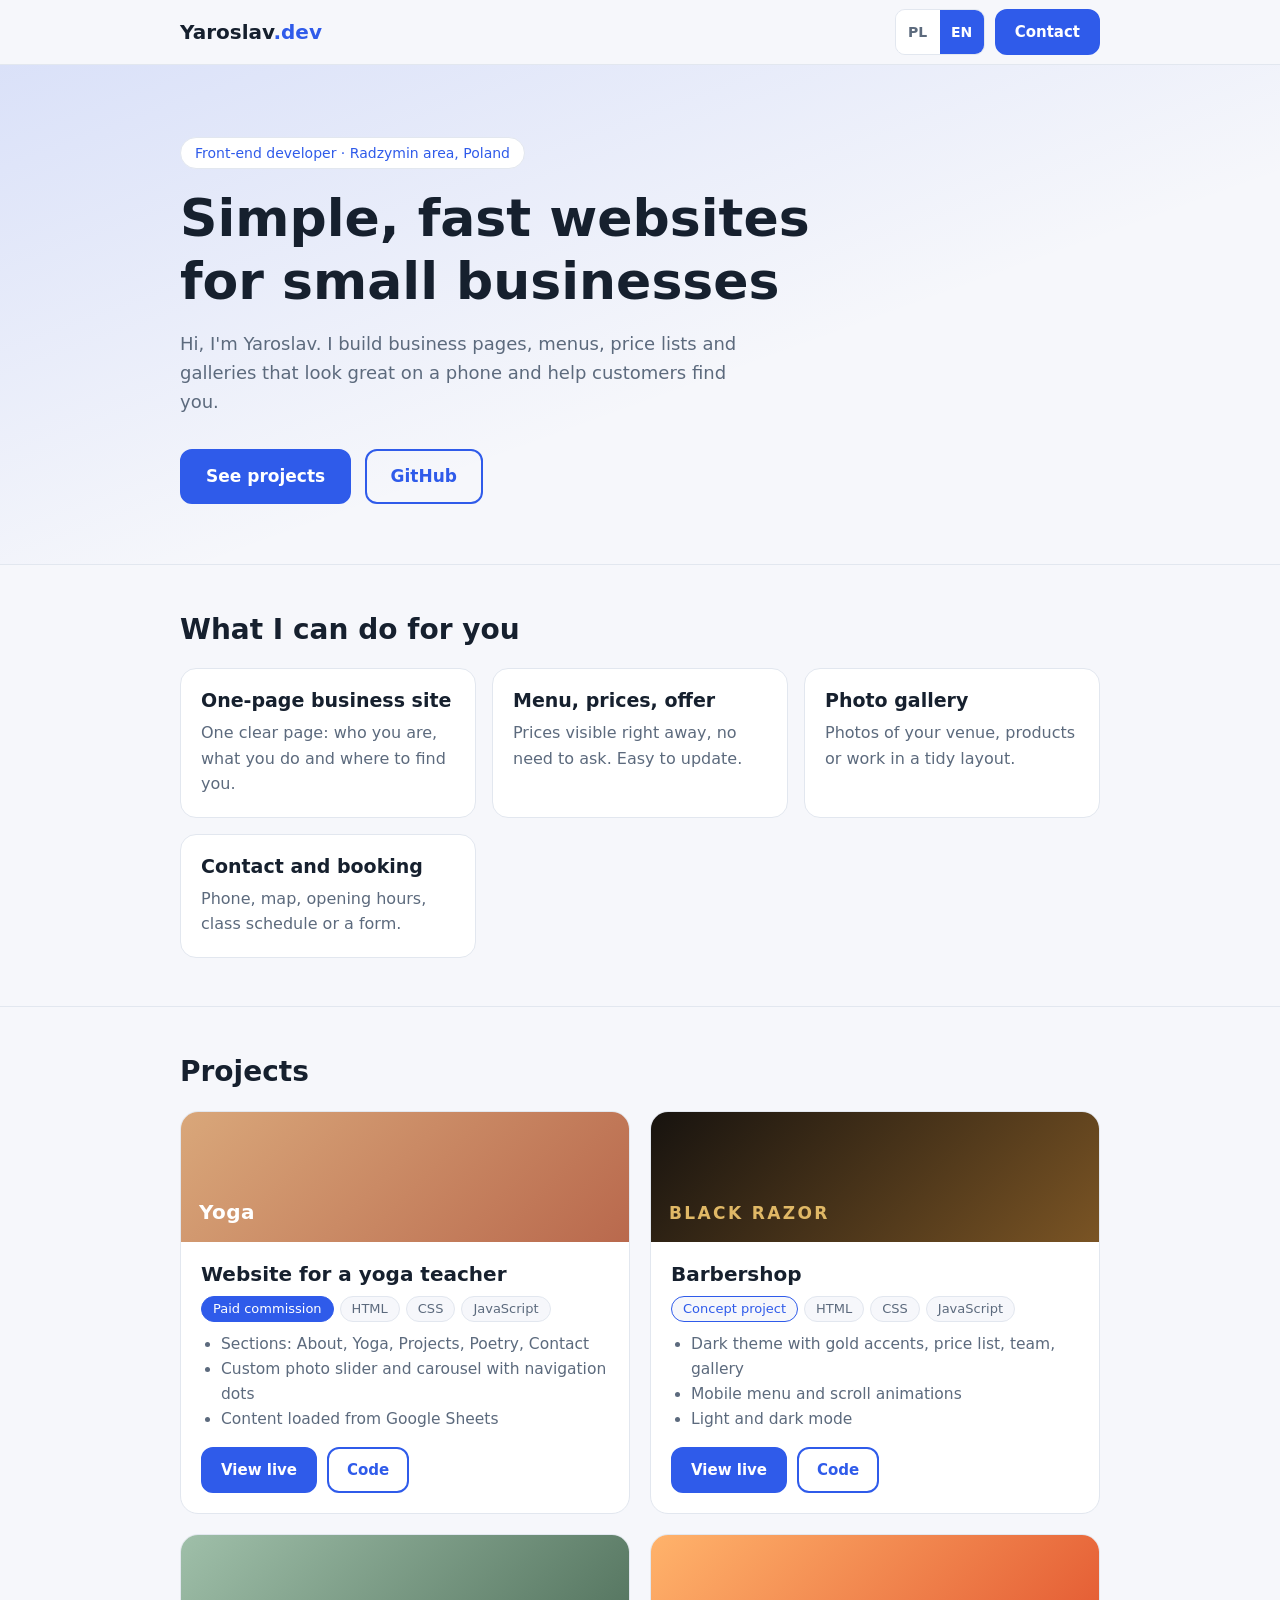
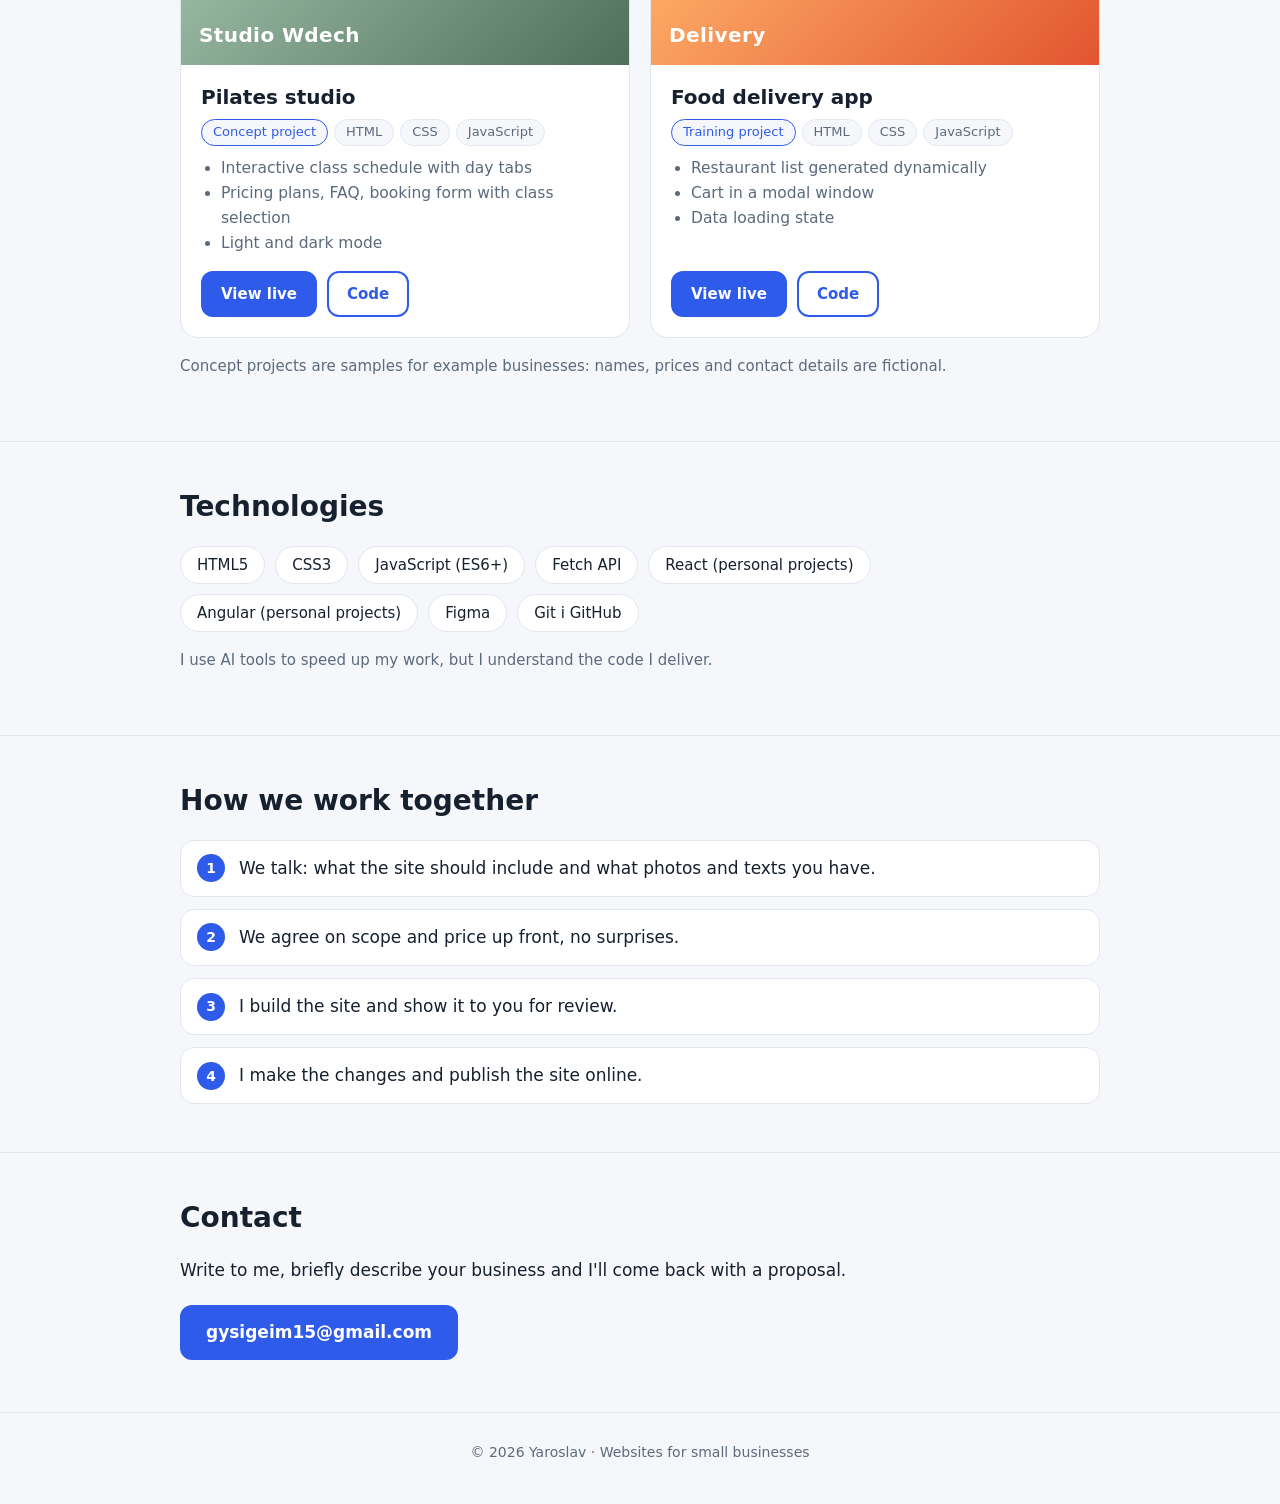
<file: index.html>
<!DOCTYPE html>
<html lang="pl">
<head>
<meta charset="utf-8">
<meta name="viewport" content="width=device-width, initial-scale=1, viewport-fit=cover">
<title>Yaroslav – strony internetowe dla małych firm</title>
<meta name="description" content="Front-end developer. Proste, szybkie strony internetowe dla małych firm: wizytówki, menu, cenniki, galerie i zapisy online.">
<!-- Marks the page as JS-enabled before first paint (prevents a flash of hidden content) -->
<script>document.documentElement.classList.add("js");</script>
<link rel="stylesheet" href="css/style.css">
</head>
<body>

<header class="top">
  <div class="wrap">
    <a class="logo" href="#">Yaroslav<span>.dev</span></a>
    <div class="top__actions">
      <div class="lang" role="group" aria-label="Język / Language">
        <button class="lang__btn" type="button" data-lang="pl" aria-pressed="true">PL</button>
        <button class="lang__btn" type="button" data-lang="en" aria-pressed="false">EN</button>
      </div>
     <a class="btn btn--small" href="https://google.com" target="_blank" rel="noopener" data-i18n="nav.contact">Kontakt</a>

    </div>
  </div>
</header>

<main>
  <section class="hero">
    <div class="wrap">
      <span class="tag" data-i18n="hero.tag">Front-end developer · Radzymin i okolice</span>
      <h1 data-i18n="hero.title">Proste, szybkie strony internetowe dla małych firm</h1>
      <p data-i18n="hero.text">Cześć, jestem Yaroslav. Robię strony wizytówki, menu, cenniki i galerie, które dobrze wyglądają na telefonie i pomagają klientom Cię znaleźć.</p>
      <a class="btn" href="#projekty" data-i18n="hero.cta">Zobacz projekty</a>
      <a class="btn btn--ghost" href="https://github.com/Ragna9683" target="_blank" rel="noopener">GitHub</a>
    </div>
  </section>

  <section id="oferta">
    <div class="wrap rv">
      <h2 data-i18n="offer.title">Co mogę dla Ciebie zrobić</h2>
      <div class="grid">
        <div class="card"><h3 data-i18n="offer.1.title">Strona-wizytówka</h3><p data-i18n="offer.1.text">Jedna czytelna strona: kim jesteś, czym się zajmujesz, gdzie Cię znaleźć.</p></div>
        <div class="card"><h3 data-i18n="offer.2.title">Menu, cennik, oferta</h3><p data-i18n="offer.2.text">Ceny widoczne od razu, bez dopytywania. Łatwe do aktualizacji.</p></div>
        <div class="card"><h3 data-i18n="offer.3.title">Galeria zdjęć</h3><p data-i18n="offer.3.text">Zdjęcia lokalu, produktów lub prac w estetycznym układzie.</p></div>
        <div class="card"><h3 data-i18n="offer.4.title">Kontakt i zapisy</h3><p data-i18n="offer.4.text">Telefon, mapa, godziny otwarcia, grafik zajęć lub formularz.</p></div>
      </div>
    </div>
  </section>

  <section id="projekty">
    <div class="wrap rv">
      <h2 data-i18n="projects.title">Projekty</h2>
      <div class="projects">

        <article class="project">
          <div class="thumb thumb--yoga" aria-hidden="true"><span>Yoga</span></div>
          <div class="project__body">
            <h3 data-i18n="yoga.title">Strona dla nauczycielki jogi</h3>
            <p class="chips"><span class="chip chip--accent" data-i18n="yoga.badge">Zlecenie płatne</span><span class="chip">HTML</span><span class="chip">CSS</span><span class="chip">JavaScript</span></p>
            <ul>
              <li data-i18n="yoga.1">Sekcje: O mnie, Joga, Realizacje, Poezja, Kontakt</li>
              <li data-i18n="yoga.2">Własny slider zdjęć i karuzela z kropkami nawigacji</li>
              <li data-i18n="yoga.3">Teksty wczytywane z Arkuszy Google</li>
            </ul>
            <p class="links">
              <a class="btn btn--small" href="https://ragna9683.github.io/joga-websait/" target="_blank" rel="noopener" data-i18n="btn.live">Zobacz online</a>
              <a class="btn btn--small btn--ghost" href="https://github.com/Ragna9683/joga-websait" target="_blank" rel="noopener" data-i18n="btn.code">Kod</a>
            </p>
          </div>
        </article>

        <article class="project">
          <div class="thumb thumb--barber" aria-hidden="true"><span>Black Razor</span></div>
          <div class="project__body">
            <h3>Barbershop</h3>
            <p class="chips"><span class="chip chip--note" data-i18n="badge.concept">Projekt koncepcyjny</span><span class="chip">HTML</span><span class="chip">CSS</span><span class="chip">JavaScript</span></p>
            <ul>
              <li data-i18n="barber.1">Ciemny motyw ze złotymi akcentami, cennik, zespół, galeria</li>
              <li data-i18n="barber.2">Menu mobilne i animacje przy przewijaniu</li>
              <li data-i18n="common.theme">Tryb jasny i ciemny</li>
            </ul>
            <p class="links">
              <a class="btn btn--small" href="https://ragna9683.github.io/black-razor-barbershop/" target="_blank" rel="noopener" data-i18n="btn.live">Zobacz online</a>
              <a class="btn btn--small btn--ghost" href="https://github.com/Ragna9683/black-razor-barbershop" target="_blank" rel="noopener" data-i18n="btn.code">Kod</a>
            </p>
          </div>
        </article>

        <article class="project">
          <div class="thumb thumb--pilates" aria-hidden="true"><span>Studio Wdech</span></div>
          <div class="project__body">
            <h3 data-i18n="pilates.title">Studio pilatesu</h3>
            <p class="chips"><span class="chip chip--note" data-i18n="badge.concept">Projekt koncepcyjny</span><span class="chip">HTML</span><span class="chip">CSS</span><span class="chip">JavaScript</span></p>
            <ul>
              <li data-i18n="pilates.1">Interaktywny grafik zajęć z zakładkami dni</li>
              <li data-i18n="pilates.2">Karnety, pytania i odpowiedzi, formularz z wyborem zajęć</li>
              <li data-i18n="common.theme">Tryb jasny i ciemny</li>
            </ul>
            <p class="links">
              <a class="btn btn--small" href="https://ragna9683.github.io/studio-wdech-pilates/" target="_blank" rel="noopener" data-i18n="btn.live">Zobacz online</a>
              <a class="btn btn--small btn--ghost" href="https://github.com/Ragna9683/studio-wdech-pilates" target="_blank" rel="noopener" data-i18n="btn.code">Kod</a>
            </p>
          </div>
        </article>

        <article class="project">
          <div class="thumb thumb--food" aria-hidden="true"><span>Delivery</span></div>
          <div class="project__body">
            <h3 data-i18n="food.title">Aplikacja z dostawą jedzenia</h3>
            <p class="chips"><span class="chip chip--note" data-i18n="badge.training">Projekt szkoleniowy</span><span class="chip">HTML</span><span class="chip">CSS</span><span class="chip">JavaScript</span></p>
            <ul>
              <li data-i18n="food.1">Lista restauracji generowana dynamicznie</li>
              <li data-i18n="food.2">Koszyk w oknie modalnym</li>
              <li data-i18n="food.3">Stan ładowania danych</li>
            </ul>
            <p class="links">
              <a class="btn btn--small" href="https://ragna9683.github.io/delivery-food/" target="_blank" rel="noopener" data-i18n="btn.live">Zobacz online</a>
              <a class="btn btn--small btn--ghost" href="https://github.com/Ragna9683/delivery-food" target="_blank" rel="noopener" data-i18n="btn.code">Kod</a>
            </p>
          </div>
        </article>

      </div>
      <p class="note" data-i18n="projects.note">Projekty koncepcyjne to wzory dla przykładowych firm: nazwy, ceny i dane kontaktowe są fikcyjne.</p>
    </div>
  </section>

  <section id="technologie">
    <div class="wrap rv">
      <h2 data-i18n="tech.title">Technologie</h2>
      <p class="chips chips--big">
        <span class="chip">HTML5</span><span class="chip">CSS3</span><span class="chip">JavaScript (ES6+)</span>
        <span class="chip">Fetch API</span><span class="chip" data-i18n="tech.react">React (projekty własne)</span><span class="chip" data-i18n="tech.angular">Angular (projekty własne)</span>
        <span class="chip">Figma</span><span class="chip">Git i GitHub</span>
      </p>
      <p class="note" data-i18n="tech.note">Pracuję z narzędziami AI, które przyspieszają pracę, ale rozumiem kod, który oddaję.</p>
    </div>
  </section>

  <section id="wspolpraca">
    <div class="wrap rv">
      <h2 data-i18n="process.title">Jak wygląda współpraca</h2>
      <ol class="steps">
        <li data-i18n="process.1">Rozmawiamy: co ma być na stronie, jakie macie zdjęcia i teksty.</li>
        <li data-i18n="process.2">Ustalamy zakres i cenę z góry, bez niespodzianek.</li>
        <li data-i18n="process.3">Robię stronę i pokazuję ją do obejrzenia.</li>
        <li data-i18n="process.4">Wprowadzam poprawki i publikuję stronę online.</li>
      </ol>
    </div>
  </section>

  <section id="kontakt">
    <div class="wrap rv">
      <h2 data-i18n="nav.contact">Kontakt</h2>
      <p data-i18n="contact.text">Napisz, opisz krótko swoją firmę, a wrócę z propozycją.</p>
      <a class="btn" href="mailto:gysigeim15@gmail.com">gysigeim15@gmail.com</a>
    </div>
  </section>
</main>

<footer>© <span id="year">2026</span> Yaroslav · <span data-i18n="footer.text">Strony internetowe dla małych firm</span></footer>

<script src="js/i18n.js"></script>
<script src="js/main.js"></script>
</body>
</html>
</file>
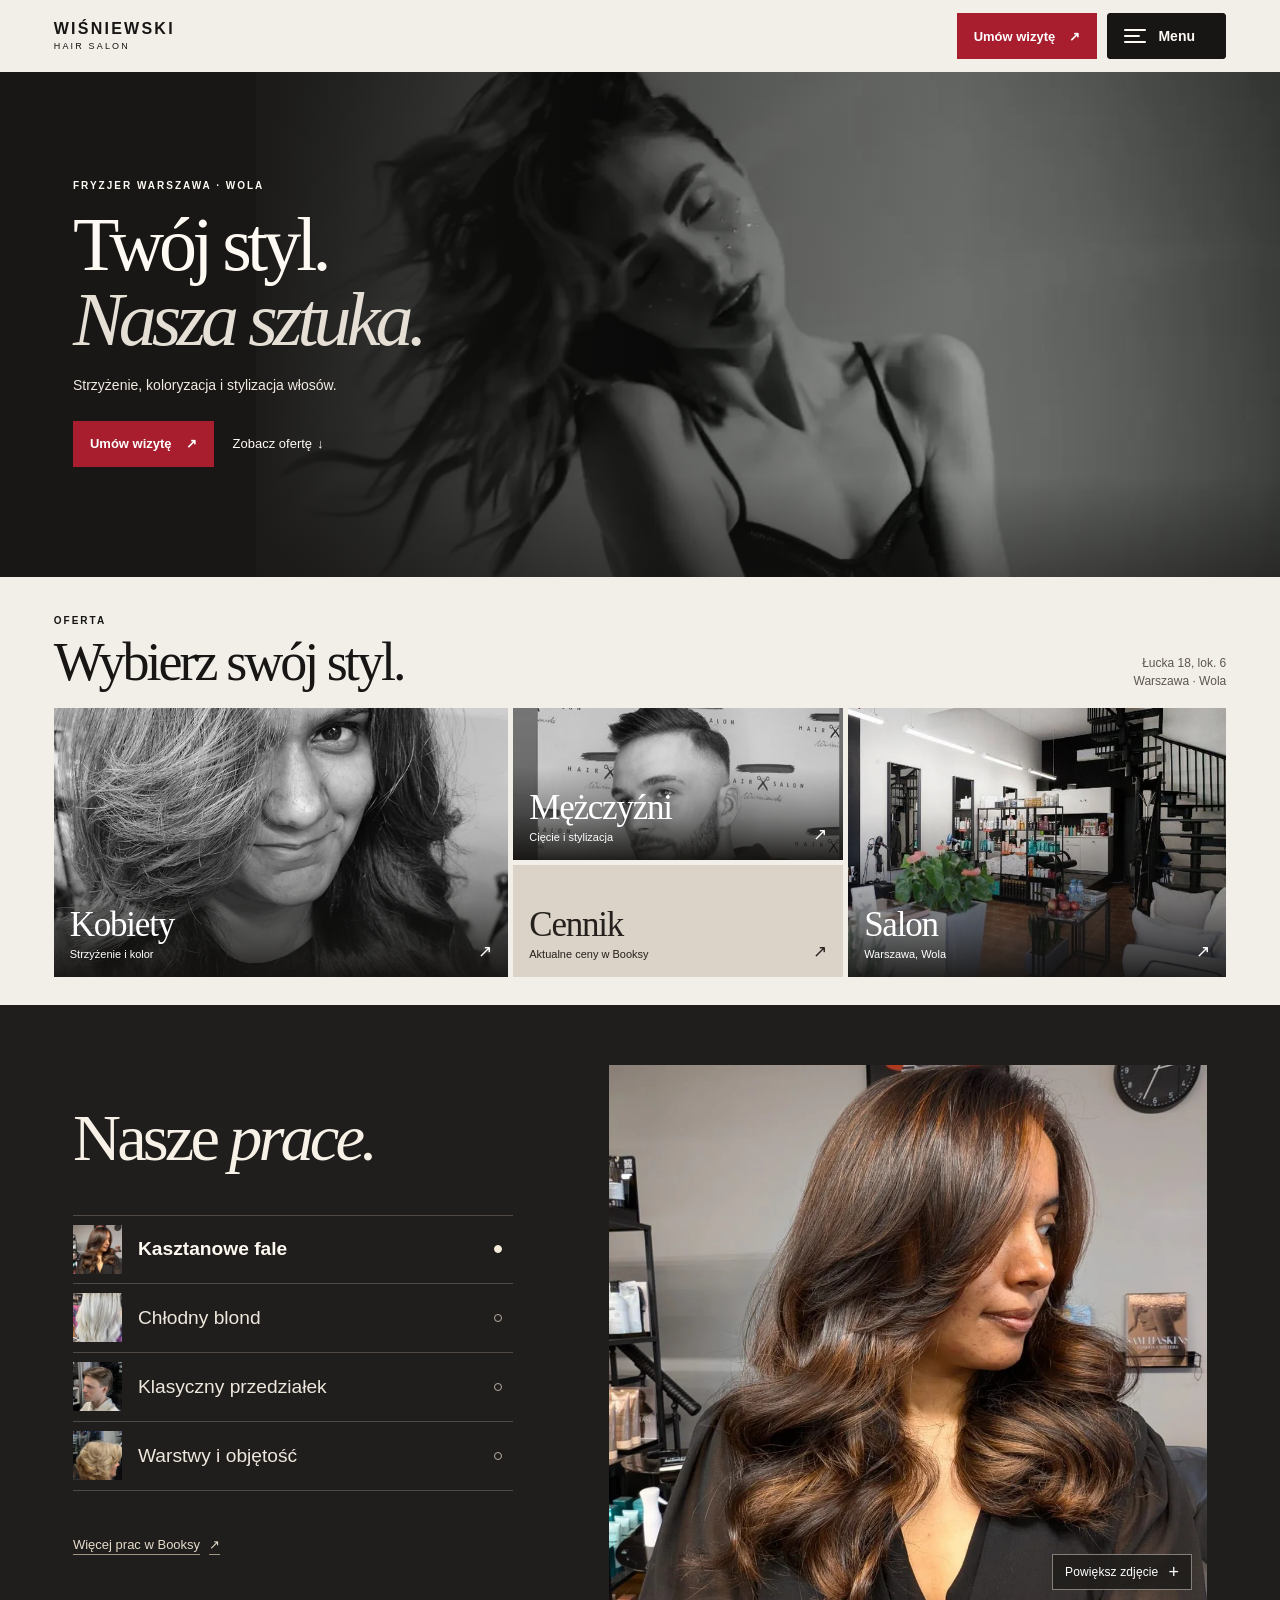
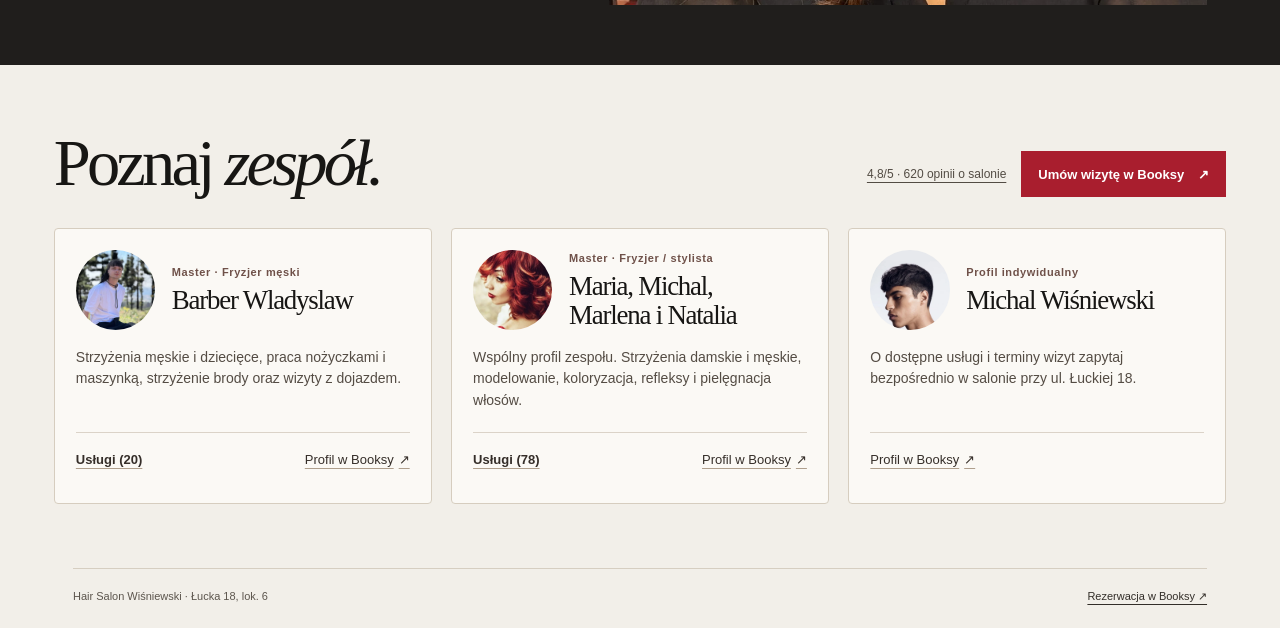
<file: demos/hair-salon-wisniewski/index.html>
<!doctype html>
<html lang="pl">
<head>
<meta charset="utf-8">
<meta name="viewport" content="width=device-width, initial-scale=1">
<meta name="referrer" content="no-referrer">
<title>Hair Salon Wiśniewski · Warszawa Wola</title>
<link rel="stylesheet" href="styles.css?v=35ae3cbed1">
<script src="site.js?v=b9263a4f2c" defer></script>
</head>
<body>
<div id="wisniewski-visual">
  <div class="page">
    <header class="masthead" id="poczatek">
      <a class="brand" href="#poczatek" aria-label="Hair Salon Wiśniewski, początek strony">
        <b>WIŚNIEWSKI</b><small>HAIR SALON</small>
      </a>
      <div class="header-actions">
        <button class="primary header-booking" type="button" data-detail="booking">Umów wizytę <span aria-hidden="true">↗</span></button>
        <button class="nav-toggle" type="button" aria-controls="salon-nav" aria-expanded="false">
          <span class="menu-icon" aria-hidden="true"><i></i><i></i><i></i></span>
          <span class="menu-label">Menu</span>
        </button>
      </div>
      <nav class="nav" id="salon-nav" aria-label="Nawigacja salonu" inert>
        <a href="#oferta">Oferta</a>
        <a href="#portfolio">Portfolio</a>
        <a href="#zespol">Zespół</a>
        <button type="button" data-detail="salon">Salon</button>
        <button type="button" data-detail="prices">Cennik</button>
        <button class="nav-booking" type="button" data-detail="booking">Umów wizytę <span aria-hidden="true">↗</span></button>
      </nav>
    </header>
    <main>
      <section class="hero" data-section="hero" aria-labelledby="wisniewski-preview-title">
        <video muted loop playsinline preload="metadata" poster="assets/hero-poster.webp" src="assets/hero.mp4" aria-hidden="true"></video>
        <div class="hero-copy">
          <div class="eyebrow">Fryzjer Warszawa · Wola</div>
          <h1 id="wisniewski-preview-title">Twój styl.<br><em>Nasza sztuka.</em></h1>
          <p class="offer-line">Strzyżenie, koloryzacja i stylizacja włosów.</p>
          <div class="hero-actions">
            <button class="primary cursor-interaction" type="button" data-detail="booking">Umów wizytę <span aria-hidden="true">↗</span></button>
            <a class="hero-secondary" href="#oferta">Zobacz ofertę <span aria-hidden="true">↓</span></a>
          </div>
        </div>
      </section>
      <section class="collection" id="oferta" tabindex="-1" data-section="offer" aria-labelledby="wisniewski-preview-offer">
        <div class="collection-head">
          <div><div class="eyebrow">Oferta</div><h2 id="wisniewski-preview-offer">Wybierz swój styl.</h2></div>
          <div class="place">Łucka 18, lok. 6<br>Warszawa · Wola</div>
        </div>
        <div class="collage">
          <button class="tile women cursor-interaction" type="button" data-detail="women">
            <img src="assets/kobiety.webp" width="650" height="600" alt="" data-booksy-source="https://d375139ucebi94.cloudfront.net/region2/pl/9509/inspiration/9c5c7fb1158548d288a708cf34f2a0-hair-salon-wisniewski-inspiration-99a5cf798dc7434b85ce22e9129614-booksy.jpeg" decoding="async">
            <span class="tile-copy"><span><b>Kobiety</b><small>Strzyżenie i kolor</small></span><span class="arrow" aria-hidden="true">↗</span></span>
          </button>
          <button class="tile men cursor-interaction" type="button" data-detail="men">
            <img src="assets/mezczyzni.webp" width="640" height="385" alt="" data-booksy-source="https://d375139ucebi94.cloudfront.net/region2/pl/9509/biz_photo/1400ff0a72c94ad3bb561e61f7f10e-hair-salon-wisniewski-biz-photo-0ef24cf234964ff898cb2b16d89741-booksy.jpeg?size=640x0" decoding="async">
            <span class="tile-copy"><span><b>Mężczyźni</b><small>Cięcie i stylizacja</small></span><span class="arrow" aria-hidden="true">↗</span></span>
          </button>
          <button class="tile salon cursor-interaction" type="button" data-detail="salon">
            <img src="assets/salon.webp" width="640" height="424" alt="" data-booksy-source="https://d375139ucebi94.cloudfront.net/pl/images/9509/biz_photo_154012929769.jpeg?size=640x0" decoding="async">
            <span class="tile-copy"><span><b>Salon</b><small>Warszawa, Wola</small></span><span class="arrow" aria-hidden="true">↗</span></span>
          </button>
          <button class="tile prices cursor-interaction" type="button" data-detail="prices">
            <span class="tile-copy"><span><b>Cennik</b><small>Aktualne ceny w Booksy</small></span><span class="arrow" aria-hidden="true">↗</span></span>
          </button>
        </div>
      </section>
      <section class="portfolio-pane" id="portfolio" tabindex="-1" data-section="portfolio" aria-labelledby="w-portfolio-title">
        <div class="folio-layout">
          <div class="folio-heading"><h2 id="w-portfolio-title">Nasze <em>prace.</em></h2></div>
          <div class="folio-choices" role="group" aria-label="Wybierz pracę do obejrzenia">
            <button class="folio-choice" type="button" aria-pressed="true" aria-controls="w-work-stage" data-title="Kasztanowe fale" data-alt="Długie, kasztanowe włosy z falami opadającymi na ramiona." data-position="50% 38%" data-booksy-source="https://d375139ucebi94.cloudfront.net/region2/pl/9509/inspiration/85472677efe44a7c9c3b1d41c541f5-hair-salon-wisniewski-inspiration-4f7ab32a1f454a0eb7ebfb69f30ef4-booksy.jpeg"><img loading="lazy" decoding="async" src="assets/kasztanowe-fale-mini.webp" width="120" height="120" alt=""><span>Kasztanowe fale</span><span class="choice-mark" aria-hidden="true"></span></button>
            <button class="folio-choice" type="button" aria-pressed="false" aria-controls="w-work-stage" data-title="Chłodny blond" data-alt="Jasne, chłodne pasma i luźne fale widziane od tyłu." data-position="50% 43%" data-booksy-source="https://d375139ucebi94.cloudfront.net/region2/pl/9509/inspiration/5db2b51dccb14725a8cf2a5909945c-hair-salon-wisniewski-inspiration-719fb1d20bcc4475be6bc6dd5e350c-booksy.jpeg?size=640x0" data-full="assets/chlodny-blond.webp"><img loading="lazy" decoding="async" src="assets/chlodny-blond-mini.webp" width="120" height="120" alt=""><span>Chłodny blond</span><span class="choice-mark" aria-hidden="true"></span></button>
            <button class="folio-choice" type="button" aria-pressed="false" aria-controls="w-work-stage" data-title="Klasyczny przedziałek" data-alt="Krótkie boki i gładko zaczesana góra z bocznym przedziałkiem." data-position="51% 32%" data-booksy-source="https://d375139ucebi94.cloudfront.net/region2/pl/9509/inspiration/4dd762f20f9c4acfa4f4d54b11d68c-hair-salon-wisniewski-inspiration-6ecb9a110e944d9681a055b02fa39a-booksy.jpeg?size=640x0" data-full="assets/klasyczny-przedzialek.webp"><img loading="lazy" decoding="async" src="assets/klasyczny-przedzialek-mini.webp" width="120" height="120" alt=""><span>Klasyczny przedziałek</span><span class="choice-mark" aria-hidden="true"></span></button>
            <button class="folio-choice" type="button" aria-pressed="false" aria-controls="w-work-stage" data-title="Warstwy i objętość" data-alt="Krótsze blond włosy z wywiniętymi końcówkami, widok z boku." data-position="50% 44%" data-booksy-source="https://d375139ucebi94.cloudfront.net/region2/pl/9509/inspiration/cef48ce477c04e1699dff93cf24795-hair-salon-wisniewski-inspiration-c5255d3fc0f542e9962906695296ba-booksy.jpeg?size=640x0" data-full="assets/warstwy-i-objetosc.webp"><img loading="lazy" decoding="async" src="assets/warstwy-i-objetosc-mini.webp" width="120" height="120" alt=""><span>Warstwy i objętość</span><span class="choice-mark" aria-hidden="true"></span></button>
          </div>
          <figure class="folio-stage" id="w-work-stage">
            <button class="folio-open" type="button" aria-haspopup="dialog" aria-controls="w-work-viewer" aria-label="Powiększ zdjęcie: Kasztanowe fale">
              <img src="assets/kasztanowe-fale.webp" width="1020" height="1360" alt="Długie, kasztanowe włosy z falami opadającymi na ramiona." data-booksy-source="https://d375139ucebi94.cloudfront.net/region2/pl/9509/inspiration/85472677efe44a7c9c3b1d41c541f5-hair-salon-wisniewski-inspiration-4f7ab32a1f454a0eb7ebfb69f30ef4-booksy.jpeg" loading="lazy" decoding="async" style="object-position:50% 38%">
              <span class="zoom-label">Powiększ zdjęcie <span aria-hidden="true">+</span></span>
            </button>
          </figure>
          <a class="folio-source" href="https://booksy.com/pl-pl/9509_hair-salon-wisniewski_fryzjer_3_warszawa" target="_blank" rel="noopener noreferrer">Więcej prac w Booksy <span aria-hidden="true">↗</span></a>
        </div>
      </section>
      <section class="team-pane" id="zespol" tabindex="-1" data-section="team" aria-labelledby="w-team-title">
        <h2 id="w-team-title">Poznaj <em>zespół.</em></h2>
        <div class="team-grid">
          <article class="staff-card" aria-labelledby="staff-wladyslaw">
            <div class="staff-intro">
              <img src="assets/profil-wladyslaw.webp" width="400" height="400" loading="lazy" decoding="async" alt="" data-booksy-source="https://d375139ucebi94.cloudfront.net/region2/pl/9509/resource_photos/2ca0b766ca7b493b9a315c6412e13da2.jpeg">
              <div><p class="staff-role">Master · Fryzjer męski</p><h3 id="staff-wladyslaw">Barber Wladyslaw</h3></div>
            </div>
            <p class="staff-summary">Strzyżenia męskie i dziecięce, praca nożyczkami i maszynką, strzyżenie brody oraz wizyty z dojazdem.</p>
            <div class="staff-actions">
              <button type="button" data-catalogue="uslugi-wladyslaw" aria-controls="uslugi-wladyslaw" aria-haspopup="dialog">Usługi (20)</button>
              <a href="https://booksy.com/pl-pl/9509_hair-salon-wisniewski_fryzjer_3_warszawa/staffer/56622" target="_blank" rel="noopener noreferrer" aria-label="Barber Wladyslaw — profil w Booksy">Profil w Booksy <span aria-hidden="true">↗</span></a>
            </div>
          </article>
          <article class="staff-card" aria-labelledby="staff-zespol">
            <div class="staff-intro">
              <img src="assets/profil-zespol.webp" width="400" height="400" loading="lazy" decoding="async" alt="" data-booksy-source="https://d375139ucebi94.cloudfront.net/region2/pl/9509/resource_photos/0117d223612f46cea7f0fd0f91d21575.jpeg">
              <div><p class="staff-role">Master · Fryzjer / stylista</p><h3 id="staff-zespol">Maria, Michal, Marlena i Natalia</h3></div>
            </div>
            <p class="staff-summary">Wspólny profil zespołu. Strzyżenia damskie i męskie, modelowanie, koloryzacja, refleksy i pielęgnacja włosów.</p>
            <div class="staff-actions">
              <button type="button" data-catalogue="uslugi-zespol" aria-controls="uslugi-zespol" aria-haspopup="dialog">Usługi (78)</button>
              <a href="https://booksy.com/pl-pl/9509_hair-salon-wisniewski_fryzjer_3_warszawa/staffer/35547" target="_blank" rel="noopener noreferrer" aria-label="Maria, Michal, Marlena i Natalia — profil w Booksy">Profil w Booksy <span aria-hidden="true">↗</span></a>
            </div>
          </article>
          <article class="staff-card" aria-labelledby="staff-michal">
            <div class="staff-intro">
              <img src="assets/profil-michal.webp" width="400" height="400" loading="lazy" decoding="async" alt="" data-booksy-source="https://d375139ucebi94.cloudfront.net/region2/pl/9509/resource_photos/81af38ed410d4173a7ac538041d24108.jpeg">
              <div><p class="staff-role">Profil indywidualny</p><h3 id="staff-michal">Michal Wiśniewski</h3></div>
            </div>
            <p class="staff-summary">O dostępne usługi i terminy wizyt zapytaj bezpośrednio w salonie przy ul. Łuckiej 18.</p>
            <div class="staff-actions">
              <a href="https://booksy.com/pl-pl/9509_hair-salon-wisniewski_fryzjer_3_warszawa/staffer/29483" target="_blank" rel="noopener noreferrer" aria-label="Michal Wiśniewski — profil w Booksy">Profil w Booksy <span aria-hidden="true">↗</span></a>
            </div>
          </article>
        </div>
        <div class="team-actions">
          <a class="team-score" href="https://booksy.com/pl-pl/9509_hair-salon-wisniewski_fryzjer_3_warszawa#business-reviews" target="_blank" rel="noopener noreferrer" aria-label="Ocena salonu 4,8 na 5 na podstawie 620 opinii w Booksy" title="Ocena salonu w Booksy z 25.11.2026">4,8/5 · 620 opinii o salonie</a>
          <a class="primary" href="https://booksy.com/pl-pl/9509_hair-salon-wisniewski_fryzjer_3_warszawa" target="_blank" rel="noopener noreferrer">Umów wizytę w Booksy <span aria-hidden="true">↗</span></a>
        </div>
      </section>
    </main>
    <footer class="footer"><span>Hair Salon Wiśniewski · Łucka 18, lok. 6</span><button class="cursor-interaction" type="button" data-detail="booking">Rezerwacja w Booksy ↗</button></footer>
    <dialog aria-labelledby="wisniewski-detail-heading">
      <div class="dialog-top"><div><div class="eyebrow" data-dialog-kicker></div><h2 id="wisniewski-detail-heading"></h2></div><button class="dialog-close cursor-interaction" type="button" aria-label="Zamknij">×</button></div>
      <img data-dialog-image width="560" height="315" alt="" hidden>
      <p data-dialog-copy></p>
      <ul data-dialog-list hidden></ul>
      <a class="primary cursor-interaction" data-dialog-link href="https://booksy.com/pl-pl/9509_hair-salon-wisniewski_fryzjer_3_warszawa" target="_blank" rel="noopener noreferrer"><span data-dialog-cta></span><span aria-hidden="true">↗</span></a>
    </dialog>
    <dialog class="staff-dialog" id="uslugi-wladyslaw" aria-labelledby="uslugi-wladyslaw-title">
      <div class="staff-dialog-head">
        <div><div class="eyebrow">Usługi</div><h2 id="uslugi-wladyslaw-title">Barber Wladyslaw</h2></div>
        <form method="dialog"><button aria-label="Zamknij listę usług" autofocus>×</button></form>
      </div>
      <div class="staff-catalogue">
        <details name="grupy-wladyslaw">
          <summary>Strzyżenia męskie (11)</summary>
          <ul>
            <li><span>Depilacja nosa i uszu</span><span class="service-rate">30 zł<small>20 min</small></span></li>
            <li><span>Strzyżenie dziecka do 6 lat</span><span class="service-rate">70 zł<small>35 min</small></span></li>
            <li><span>Cięcie maszynką na jedną długość</span><span class="service-rate">od 80 zł<small>35 min</small></span></li>
            <li><span>Krótkie włosy z myciem i stylizacją</span><span class="service-rate">110 zł<small>50 min</small></span></li>
            <li><span>Cięcie maszynką i strzyżenie brody</span><span class="service-rate">120 zł<small>40 min</small></span></li>
            <li><span>Klasyczne cięcie nożyczkami z myciem</span><span class="service-rate">120 zł<small>40 min</small></span></li>
            <li><span>Włosy średniej długości z myciem i stylizacją</span><span class="service-rate">160 zł<small>40 min</small></span></li>
            <li><span>Strzyżenie z peelingiem Kérastase</span><span class="service-rate">160 zł<small>40 min</small></span></li>
            <li><span>Strzyżenie włosów oraz brody</span><span class="service-rate">160 zł<small>1 godz. 15 min</small></span></li>
            <li><span>Odsiwianie, strzyżenie i konsultacja dotycząca łysienia</span><span class="service-rate">280 zł<small>55 min</small></span></li>
            <li><span>Cover lub American Crew</span><span class="service-rate">280 zł<small>1 godz. 15 min</small></span></li>
          </ul>
        </details>
        <details name="grupy-wladyslaw">
          <summary>Usługi barberskie i broda (5)</summary>
          <ul>
            <li><span>Maszynka na jedną długość</span><span class="service-rate">70 zł<small>35 min</small></span></li>
            <li><span>Przycięcie brody</span><span class="service-rate">80 zł<small>30 min</small></span></li>
            <li><span>Męskie strzyżenie</span><span class="service-rate">110 zł<small>50 min</small></span></li>
            <li><span>Cięcie maszynką ze strzyżeniem brody</span><span class="service-rate">120 zł<small>45 min</small></span></li>
            <li><span>Męskie cięcie włosów i brody</span><span class="service-rate">160 zł<small>1 godz. 10 min</small></span></li>
          </ul>
        </details>
        <details name="grupy-wladyslaw">
          <summary>Pielęgnacja (1)</summary>
          <ul>
            <li><span>Peeling dla mężczyzn</span><span class="service-rate">od 50 zł<small>15 min</small></span></li>
          </ul>
        </details>
        <details name="grupy-wladyslaw">
          <summary>Wizyty z dojazdem (3)</summary>
          <ul>
            <li><span>Dojazd do 10 km (dopłata)</span><span class="service-rate">50 zł<small>20 min</small></span></li>
            <li><span>Dziecięce strzyżenie w domu</span><span class="service-rate">150 zł<small>30 min</small></span></li>
            <li><span>Męskie strzyżenie w domu</span><span class="service-rate">od 200 zł<small>30 min</small></span></li>
          </ul>
        </details>
      </div>
      <div class="staff-dialog-foot">
        <small>Cennik Booksy · 25.11.2026</small>
        <a class="primary" href="https://booksy.com/pl-pl/9509_hair-salon-wisniewski_fryzjer_3_warszawa/staffer/56622" target="_blank" rel="noopener noreferrer">Sprawdź terminy w Booksy <span aria-hidden="true">↗</span></a>
      </div>
    </dialog>
    <dialog class="staff-dialog" id="uslugi-zespol" aria-labelledby="uslugi-zespol-title">
      <div class="staff-dialog-head">
        <div><div class="eyebrow">Usługi</div><h2 id="uslugi-zespol-title">Maria, Michal, Marlena i Natalia</h2></div>
        <form method="dialog"><button aria-label="Zamknij listę usług" autofocus>×</button></form>
      </div>
      <div class="staff-catalogue">
        <details name="grupy-zespol">
          <summary>Strzyżenia męskie (10)</summary>
          <ul>
            <li><span>Strzyżenie dziecka do 6 lat</span><span class="service-rate">70 zł<small>35 min</small></span></li>
            <li><span>Cięcie maszynką na jedną długość</span><span class="service-rate">od 80 zł<small>35 min</small></span></li>
            <li><span>Krótkie włosy z myciem i stylizacją</span><span class="service-rate">110 zł<small>50 min</small></span></li>
            <li><span>Cięcie maszynką i strzyżenie brody</span><span class="service-rate">120 zł<small>40 min</small></span></li>
            <li><span>Klasyczne cięcie nożyczkami z myciem</span><span class="service-rate">120 zł<small>40 min</small></span></li>
            <li><span>Włosy średniej długości z myciem i stylizacją</span><span class="service-rate">160 zł<small>40 min</small></span></li>
            <li><span>Strzyżenie z peelingiem Kérastase</span><span class="service-rate">160 zł<small>40 min</small></span></li>
            <li><span>Długie włosy z myciem i stylizacją</span><span class="service-rate">220 zł<small>40 min</small></span></li>
            <li><span>Odsiwianie, strzyżenie i konsultacja dotycząca łysienia</span><span class="service-rate">280 zł<small>55 min</small></span></li>
            <li><span>Cover lub American Crew</span><span class="service-rate">280 zł<small>1 godz. 15 min</small></span></li>
          </ul>
        </details>
        <details name="grupy-zespol">
          <summary>Usługi barberskie i broda (3)</summary>
          <ul>
            <li><span>Maszynka na jedną długość</span><span class="service-rate">70 zł<small>35 min</small></span></li>
            <li><span>Męskie strzyżenie</span><span class="service-rate">110 zł<small>50 min</small></span></li>
            <li><span>Cięcie maszynką ze strzyżeniem brody</span><span class="service-rate">120 zł<small>45 min</small></span></li>
          </ul>
        </details>
        <details name="grupy-zespol">
          <summary>Strzyżenia damskie (5)</summary>
          <ul>
            <li><span>Podcięcie grzywki</span><span class="service-rate">50 zł<small>10 min</small></span></li>
            <li><span>Strzyżenie · włosy krótkie</span><span class="service-rate">120 zł<small>40 min</small></span></li>
            <li><span>Strzyżenie · włosy średnie</span><span class="service-rate">160 zł<small>50 min</small></span></li>
            <li><span>Strzyżenie · włosy długie</span><span class="service-rate">od 220 zł<small>50 min</small></span></li>
            <li><span>Strzyżenie · włosy bardzo długie</span><span class="service-rate">280 zł<small>1 godz. 15 min</small></span></li>
          </ul>
        </details>
        <details name="grupy-zespol">
          <summary>Modelowanie (15)</summary>
          <ul>
            <li><span>Wygładzenie włosów urządzeniem SteamPod</span><span class="service-rate">od 30 zł<small>20 min</small></span></li>
            <li><span>K Water – efekt gładkiej tafli</span><span class="service-rate">od 40 zł<small>20 min</small></span></li>
            <li><span>Modelowanie · włosy krótkie</span><span class="service-rate">80 zł<small>45 min</small></span></li>
            <li><span>Modelowanie z lokami · włosy krótkie</span><span class="service-rate">od 100 zł<small>45 min</small></span></li>
            <li><span>Modelowanie · włosy średnie</span><span class="service-rate">150 zł<small>50 min</small></span></li>
            <li><span>Modelowanie z lokami · włosy średnie</span><span class="service-rate">od 160 zł<small>50 min</small></span></li>
            <li><span>Modelowanie po przedłużeniu · włosy średnie</span><span class="service-rate">170 zł<small>1 godz.</small></span></li>
            <li><span>Modelowanie · włosy długie</span><span class="service-rate">200 zł<small>50 min</small></span></li>
            <li><span>Modelowanie z lokami · włosy długie</span><span class="service-rate">od 220 zł<small>1 godz.</small></span></li>
            <li><span>Modelowanie po przedłużeniu · włosy długie</span><span class="service-rate">od 230 zł<small>1 godz. 30 min</small></span></li>
            <li><span>Loki i modelowanie po przedłużeniu · włosy długie</span><span class="service-rate">od 240 zł<small>1 godz.</small></span></li>
            <li><span>Modelowanie · włosy bardzo długie</span><span class="service-rate">od 280 zł<small>1 godz. 10 min</small></span></li>
            <li><span>Modelowanie z lokami · włosy bardzo długie</span><span class="service-rate">od 300 zł<small>1 godz. 20 min</small></span></li>
            <li><span>Modelowanie po przedłużeniu · włosy bardzo długie</span><span class="service-rate">320 zł<small>1 godz.</small></span></li>
            <li><span>Jeden kolor i strzyżenie · włosy bardzo długie</span><span class="service-rate">620 zł<small>3 godz. 30 min</small></span></li>
          </ul>
        </details>
        <details name="grupy-zespol">
          <summary>Koloryzacja i tonowanie (15)</summary>
          <ul>
            <li><span>Jeden kolor i strzyżenie · włosy krótkie</span><span class="service-rate">390 zł<small>2 godz. 20 min</small></span></li>
            <li><span>Jeden kolor i strzyżenie · włosy średnie</span><span class="service-rate">490 zł<small>2 godz. 50 min</small></span></li>
            <li><span>Jeden kolor i strzyżenie · włosy długie</span><span class="service-rate">590 zł<small>3 godz. 10 min</small></span></li>
            <li><span>Sombre · włosy średnie</span><span class="service-rate">od 600 zł<small>3 godz. 25 min</small></span></li>
            <li><span>Sombre · włosy długie</span><span class="service-rate">od 800 zł<small>4 godz.</small></span></li>
            <li><span>AirTouch · włosy średnie</span><span class="service-rate">od 600 zł<small>3 godz. 25 min</small></span></li>
            <li><span>AirTouch · włosy długie</span><span class="service-rate">od 900 zł<small>4 godz.</small></span></li>
            <li><span>Tonowanie · włosy krótkie</span><span class="service-rate">240 zł<small>1 godz.</small></span></li>
            <li><span>Tonowanie · włosy średnie</span><span class="service-rate">300 zł<small>1 godz. 15 min</small></span></li>
            <li><span>Tonowanie · włosy długie</span><span class="service-rate">350 zł<small>1 godz. 30 min</small></span></li>
            <li><span>Tonowanie · włosy bardzo długie</span><span class="service-rate">400 zł<small>1 godz. 40 min</small></span></li>
            <li><span>Tonowanie ze strzyżeniem · włosy krótkie</span><span class="service-rate">400 zł<small>1 godz. 30 min</small></span></li>
            <li><span>Tonowanie ze strzyżeniem · włosy średnie</span><span class="service-rate">450 zł<small>1 godz. 45 min</small></span></li>
            <li><span>Tonowanie ze strzyżeniem · włosy długie</span><span class="service-rate">500 zł<small>1 godz. 50 min</small></span></li>
            <li><span>Tonowanie ze strzyżeniem · włosy bardzo długie</span><span class="service-rate">550 zł<small>1 godz. 50 min</small></span></li>
          </ul>
        </details>
        <details name="grupy-zespol">
          <summary>Refleksy (4)</summary>
          <ul>
            <li><span>Kolor z refleksami, strzyżenie i pielęgnacja · włosy krótkie</span><span class="service-rate">650 zł<small>3 godz.</small></span></li>
            <li><span>Kolor z refleksami, strzyżenie i pielęgnacja · włosy średnie</span><span class="service-rate">750 zł<small>3 godz. 30 min</small></span></li>
            <li><span>Kolor z refleksami, strzyżenie i pielęgnacja · włosy długie</span><span class="service-rate">800 zł<small>3 godz. 45 min</small></span></li>
            <li><span>Kolor z refleksami, strzyżenie i pielęgnacja · włosy bardzo długie</span><span class="service-rate">900 zł<small>4 godz.</small></span></li>
          </ul>
        </details>
        <details name="grupy-zespol">
          <summary>Balayage (4)</summary>
          <ul>
            <li><span>Balayage ze strzyżeniem i pielęgnacją · włosy krótkie</span><span class="service-rate">od 600 zł<small>2 godz.</small></span></li>
            <li><span>Balayage ze strzyżeniem i pielęgnacją · włosy średnie</span><span class="service-rate">od 700 zł<small>3 godz.</small></span></li>
            <li><span>Balayage ze strzyżeniem i pielęgnacją · włosy długie</span><span class="service-rate">800 zł<small>3 godz. 30 min</small></span></li>
            <li><span>Balayage ze strzyżeniem i pielęgnacją · włosy bardzo długie</span><span class="service-rate">1 000 zł<small>4 godz.</small></span></li>
          </ul>
        </details>
        <details name="grupy-zespol">
          <summary>Dekoloryzacja (8)</summary>
          <ul>
            <li><span>Dekoloryzacja odrostu, kolor i strzyżenie · włosy krótkie</span><span class="service-rate">500 zł<small>3 godz.</small></span></li>
            <li><span>Dekoloryzacja odrostu, kolor i strzyżenie · włosy średnie</span><span class="service-rate">600 zł<small>3 godz. 30 min</small></span></li>
            <li><span>Dekoloryzacja odrostu, kolor i strzyżenie · włosy długie</span><span class="service-rate">700 zł<small>4 godz.</small></span></li>
            <li><span>Dekoloryzacja odrostu, kolor i strzyżenie · włosy bardzo długie</span><span class="service-rate">od 800 zł<small>4 godz.</small></span></li>
            <li><span>Pełna dekoloryzacja, kolor i strzyżenie · włosy krótkie</span><span class="service-rate">600 zł<small>3 godz.</small></span></li>
            <li><span>Pełna dekoloryzacja, kolor i strzyżenie · włosy średnie</span><span class="service-rate">700 zł<small>4 godz. 30 min</small></span></li>
            <li><span>Pełna dekoloryzacja, kolor i strzyżenie · włosy długie</span><span class="service-rate">800 zł<small>4 godz. 30 min</small></span></li>
            <li><span>Pełna dekoloryzacja, kolor i strzyżenie · włosy bardzo długie</span><span class="service-rate">900 zł<small>5 godz. 30 min</small></span></li>
          </ul>
        </details>
        <details name="grupy-zespol">
          <summary>Pielęgnacja (9)</summary>
          <ul>
            <li><span>Peeling dla mężczyzn</span><span class="service-rate">od 50 zł<small>15 min</small></span></li>
            <li><span>Peeling dla kobiet</span><span class="service-rate">od 60 zł<small>20 min</small></span></li>
            <li><span>Wygładzenie z efektem prostowania keratynowego</span><span class="service-rate">od 40 zł<small>50 min</small></span></li>
            <li><span>Metal Detox przy koloryzacji</span><span class="service-rate">od 70 zł<small>20 min</small></span></li>
            <li><span>Kérastase – booster z ampułką</span><span class="service-rate">200 zł<small>50 min</small></span></li>
            <li><span>Zabieg Kérastase Gloss Absolu</span><span class="service-rate">240 zł<small>50 min</small></span></li>
            <li><span>Molekularna odbudowa włosów</span><span class="service-rate">290 zł<small>55 min</small></span></li>
            <li><span>Kawiorowa pielęgnacja Chronologiste</span><span class="service-rate">od 300 zł<small>50 min</small></span></li>
            <li><span>Zabieg Kérastase Première</span><span class="service-rate">320 zł<small>45 min</small></span></li>
          </ul>
        </details>
        <details name="grupy-zespol">
          <summary>Wizyty z dojazdem (5)</summary>
          <ul>
            <li><span>Dojazd do 10 km (dopłata)</span><span class="service-rate">50 zł<small>20 min</small></span></li>
            <li><span>Dziecięce strzyżenie w domu</span><span class="service-rate">150 zł<small>30 min</small></span></li>
            <li><span>Męskie strzyżenie w domu</span><span class="service-rate">od 200 zł<small>30 min</small></span></li>
            <li><span>Modelowanie włosów w domu</span><span class="service-rate">od 300 zł<small>45 min</small></span></li>
            <li><span>Damskie strzyżenie w domu</span><span class="service-rate">od 300 zł<small>1 godz.</small></span></li>
          </ul>
        </details>
      </div>
      <div class="staff-dialog-foot">
        <small>Cennik Booksy · 25.11.2026</small>
        <a class="primary" href="https://booksy.com/pl-pl/9509_hair-salon-wisniewski_fryzjer_3_warszawa/staffer/35547" target="_blank" rel="noopener noreferrer">Sprawdź terminy w Booksy <span aria-hidden="true">↗</span></a>
      </div>
    </dialog>
    <dialog class="work-viewer" id="w-work-viewer" aria-labelledby="w-viewer-title">
      <div class="viewer-inner">
        <div class="viewer-top">
          <h2 id="w-viewer-title"></h2>
          <button class="viewer-close" type="button" aria-label="Zamknij podgląd" autofocus>×</button>
        </div>
        <img data-viewer-image width="1000" height="1200" alt="">
        <div class="viewer-foot">
          <button type="button" data-step="-1" aria-label="Poprzednia praca"><span aria-hidden="true">←</span> Poprzednia</button>
          <span class="viewer-counter" aria-live="polite" aria-atomic="true"></span>
          <button type="button" data-step="1" aria-label="Następna praca">Następna <span aria-hidden="true">→</span></button>
        </div>
      </div>
    </dialog>
  </div>
</div>

</body>
</html>
</file>
<file: css/style.css>
/* ---------- Design tokens ---------- */
:root {
  --bg: #f6f7fb;
  --surface: #fff;
  --text: #16202e;
  --muted: #5c6a7d;
  --accent: #2f5bea;
  --accent-text: #fff;
  --line: #e2e7ef;
  box-sizing: border-box;
  padding-top: env(safe-area-inset-top,0px);
  padding-bottom: env(safe-area-inset-bottom,0px);
}

@media (prefers-color-scheme: dark) {
  :root:not([data-theme="light"]) {
    --bg: #0f1520;
    --surface: #18202e;
    --text: #eaf0fa;
    --muted: #9aa8bd;
    --accent: #6c8cff;
    --accent-text: #0f1520;
    --line: #27324a;
  }
}

:root[data-theme="dark"] {
  --bg: #0f1520;
  --surface: #18202e;
  --text: #eaf0fa;
  --muted: #9aa8bd;
  --accent: #6c8cff;
  --accent-text: #0f1520;
  --line: #27324a;
}

/* ---------- Base ---------- */
html {
  scroll-padding-top: calc(env(safe-area-inset-top,0px) + 70px);
  scroll-behavior: smooth;
}

* {
  box-sizing: border-box;
}

body {
  margin: 0;
  background: var(--bg);
  color: var(--text);
  font: 17px/1.6 system-ui,-apple-system,"Segoe UI",sans-serif;
}

body::before {
  content: "";
  position: fixed;
  inset: 0 0 auto;
  height: env(safe-area-inset-top,0px);
  background: var(--bg);
  z-index: 30;
}

h1,
h2,
h3 {
  line-height: 1.2;
  margin: 0;
}

a {
  color: inherit;
}

.wrap {
  max-width: 960px;
  margin: 0 auto;
  padding: 0 20px;
}

/* ---------- Header ---------- */
.top {
  position: sticky;
  top: env(safe-area-inset-top,0px);
  z-index: 20;
  background: var(--bg);
  border-bottom: 1px solid var(--line);
}

.top .wrap {
  display: flex;
  align-items: center;
  justify-content: space-between;
  height: 64px;
  gap: 12px;
}

.logo {
  font-weight: 700;
  font-size: 20px;
  text-decoration: none;
}

.logo span {
  color: var(--accent);
}

/* ---------- Language switch ---------- */
.top__actions {
  display: flex;
  align-items: center;
  gap: 10px;
}

.lang {
  display: inline-flex;
  border: 1px solid var(--line);
  border-radius: 10px;
  overflow: hidden;
}

.lang__btn {
  font: inherit;
  font-size: 14px;
  font-weight: 600;
  min-width: 44px;
  min-height: 44px;
  border: 0;
  background: var(--surface);
  color: var(--muted);
  cursor: pointer;
}

.lang__btn[aria-pressed="true"] {
  background: var(--accent);
  color: var(--accent-text);
}

/* ---------- Buttons ---------- */
.btn {
  display: inline-block;
  background: var(--accent);
  color: var(--accent-text);
  padding: 12px 24px;
  border-radius: 12px;
  text-decoration: none;
  font-weight: 600;
  border: 2px solid var(--accent);
  margin: 4px 8px 4px 0;
}

.btn--ghost {
  background: transparent;
  color: var(--accent);
}

.btn--small {
  padding: 9px 18px;
  font-size: 15px;
  min-height: 44px;
  display: inline-flex;
  align-items: center;
  margin: 0;
}

@media (max-width: 420px) {
  .logo {
    font-size: 17px;
  }
  .btn--small {
    padding: 9px 14px;
  }
  .lang__btn {
    min-width: 40px;
  }
  .top .wrap {
    gap: 8px;
  }
}

/* ---------- Hero ---------- */
.hero {
  padding: 72px 0 56px;
  background: linear-gradient(160deg,rgba(47,91,234,.14),rgba(47,91,234,0) 60%);
}

.tag {
  display: inline-block;
  font-size: 14px;
  color: var(--accent);
  border: 1px solid var(--line);
  background: var(--surface);
  padding: 4px 14px;
  border-radius: 999px;
  margin-bottom: 18px;
}

.hero h1 {
  font-size: clamp(32px,6.5vw,52px);
  max-width: 680px;
}

.hero p {
  color: var(--muted);
  max-width: 560px;
  margin: 18px 0 28px;
  font-size: 18px;
}

/* ---------- Sections ---------- */
section {
  padding: 48px 0;
  border-top: 1px solid var(--line);
}

section.hero {
  border-top: 0;
}

h2 {
  font-size: 28px;
  margin-bottom: 22px;
}

/* ---------- Offer cards ---------- */
.grid {
  display: grid;
  grid-template-columns: repeat(auto-fit,minmax(220px,1fr));
  gap: 16px;
}

.card {
  background: var(--surface);
  border: 1px solid var(--line);
  border-radius: 16px;
  padding: 20px;
}

.card h3 {
  font-size: 19px;
  margin-bottom: 8px;
}

.card p {
  margin: 0;
  color: var(--muted);
  font-size: 16px;
}

/* ---------- Projects ---------- */
.projects {
  display: grid;
  grid-template-columns: repeat(auto-fit,minmax(300px,1fr));
  gap: 20px;
}

.project {
  background: var(--surface);
  border: 1px solid var(--line);
  border-radius: 18px;
  overflow: hidden;
  display: flex;
  flex-direction: column;
}

.thumb {
  height: 130px;
  display: flex;
  align-items: flex-end;
  padding: 14px 18px;
  font-weight: 700;
  font-size: 20px;
  color: #fff;
  letter-spacing: .02em;
}

.thumb--yoga {
  background: linear-gradient(135deg,#d9a77a,#b9694d);
}

.thumb--barber {
  background: linear-gradient(135deg,#17130f,#7a5424);
  color: #e0b866;
  letter-spacing: .14em;
  text-transform: uppercase;
  font-size: 17px;
}

.thumb--pilates {
  background: linear-gradient(135deg,#9fbfa9,#4f6f5a);
}

.thumb--food {
  background: linear-gradient(135deg,#ffb36b,#e2552f);
}

.project__body {
  padding: 20px;
  display: flex;
  flex-direction: column;
  gap: 10px;
  flex: 1;
}

.project h3 {
  font-size: 20px;
}

.project ul {
  margin: 0;
  padding-left: 20px;
  color: var(--muted);
  font-size: 15.5px;
  flex: 1;
}

/* ---------- Chips ---------- */
.chips {
  display: flex;
  flex-wrap: wrap;
  gap: 6px;
  margin: 0;
}

.chips--big {
  gap: 10px;
}

.chip {
  font-size: 13px;
  background: var(--bg);
  border: 1px solid var(--line);
  border-radius: 999px;
  padding: 2px 11px;
  color: var(--muted);
}

.chips--big .chip {
  font-size: 15px;
  padding: 6px 16px;
  background: var(--surface);
  color: var(--text);
}

.chip--accent {
  background: var(--accent);
  border-color: var(--accent);
  color: var(--accent-text);
}

.chip--note {
  border-color: var(--accent);
  color: var(--accent);
}

.links {
  display: flex;
  gap: 10px;
  flex-wrap: wrap;
  margin: 6px 0 0;
}

/* ---------- Process steps ---------- */
.steps {
  counter-reset: step;
  list-style: none;
  padding: 0;
  margin: 0;
  display: grid;
  gap: 12px;
}

.steps li {
  counter-increment: step;
  background: var(--surface);
  border: 1px solid var(--line);
  border-radius: 14px;
  padding: 14px 18px 14px 58px;
  position: relative;
}

.steps li::before {
  content: counter(step);
  position: absolute;
  left: 16px;
  top: 50%;
  transform: translateY(-50%);
  width: 28px;
  height: 28px;
  border-radius: 50%;
  background: var(--accent);
  color: var(--accent-text);
  display: flex;
  align-items: center;
  justify-content: center;
  font-weight: 700;
  font-size: 14px;
}

.note {
  color: var(--muted);
  font-size: 15px;
  margin-top: 16px;
}

/* ---------- Footer ---------- */
footer {
  padding: 28px 0 40px;
  border-top: 1px solid var(--line);
  color: var(--muted);
  font-size: 14px;
  text-align: center;
}

/* ---------- Scroll reveal ---------- */
.js .rv {
  opacity: 0;
  transform: translateY(22px);
  transition: opacity .7s ease,transform .7s ease;
}

.js .rv.in {
  opacity: 1;
  transform: none;
}

@media (prefers-reduced-motion: reduce) {
  .js .rv {
    opacity: 1;
    transform: none;
    transition: none;
  }
}
</file>
<file: demos/hair-salon-wisniewski/styles.css>
html { color-scheme: light; scroll-behavior: smooth; }
body { margin: 0; background: #f2efe9; }

#wisniewski-visual {
  --paper: #f2efe9;
  --ink: #171614;
  --wine: #a91e2e;
  --wash: #d7d1c7;
  --serif: "Baskerville", "Georgia", serif;
  --sans: Arial, Helvetica, sans-serif;
  width: 100%;
  font-family: var(--sans);
}
#wisniewski-visual *, #wisniewski-visual *::before, #wisniewski-visual *::after { box-sizing: border-box; }
#wisniewski-visual [hidden] { display: none !important; }
#wisniewski-visual button, #wisniewski-visual a { font: inherit; }
#wisniewski-visual button { color: inherit; }
#wisniewski-visual a { color: inherit; text-decoration: none; }
#wisniewski-visual :focus-visible { outline: 2px solid #ba2740; outline-offset: 4px; }
#wisniewski-visual .page {
  container: salon / inline-size; width: 100%; margin-inline: auto;
  background: var(--paper); color: var(--ink); color-scheme: light;
}
#wisniewski-visual .masthead {
  --header-gutter: 4.2%;
  position: relative; z-index: 4; display: flex; align-items: center; justify-content: space-between;
  gap: 16px; min-height: 72px; padding: 10px var(--header-gutter); background: var(--paper);
}
#wisniewski-visual .brand {
  display: inline-grid; justify-items: start; justify-self: start; gap: 4px;
  border: 0; background: transparent; text-align: left; padding: 3px 0;
}
#wisniewski-visual .brand b { font-size: 16px; letter-spacing: .14em; white-space: nowrap; line-height: 1; }
#wisniewski-visual .brand small { font-size: 9px; letter-spacing: .24em; }
#wisniewski-visual .header-actions { display: flex; gap: 10px; align-items: center; }
#wisniewski-visual .nav-toggle {
  display: inline-flex; justify-content: center; align-items: center; gap: 12px;
  width: 119px; min-height: 46px; padding: 10px 15px;
  border: 1px solid var(--ink); border-radius: 3px; color: #fffaf3; background: var(--ink);
  font-size: 14px; font-weight: 600; transition: background-color .22s ease;
}
#wisniewski-visual .nav-toggle:hover, #wisniewski-visual .nav-toggle[aria-expanded="true"] { background: #39302c; }
#wisniewski-visual .menu-icon { display: block; position: relative; flex: none; width: 22px; height: 16px; }
#wisniewski-visual .menu-icon i {
  position: absolute; left: 0; top: 7px; width: 22px; height: 2px; border-radius: 2px;
  background: currentColor; transition: transform .28s cubic-bezier(.2,.75,.24,1), opacity .2s ease;
}
#wisniewski-visual .menu-icon i:first-child { transform: translateY(-6px); }
#wisniewski-visual .menu-icon i:nth-child(2) { transform: scaleX(.72); transform-origin: left; }
#wisniewski-visual .menu-icon i:last-child { transform: translateY(6px); }
#wisniewski-visual .nav-toggle[aria-expanded="true"] i:first-child { transform: rotate(45deg); }
#wisniewski-visual .nav-toggle[aria-expanded="true"] i:nth-child(2) { opacity: 0; transform: scaleX(0); }
#wisniewski-visual .nav-toggle[aria-expanded="true"] i:last-child { transform: rotate(-45deg); }
#wisniewski-visual .menu-label { width: 6.5ch; text-align: start; }
#wisniewski-visual .nav {
  position: absolute; top: 100%; right: var(--header-gutter); width: min(340px, 92%);
  display: grid; padding: 8px 18px; max-height: min(76dvh, 450px); overflow-y: auto;
  background: #24201e; color: #fffaf1; border-radius: 0 0 5px 5px; box-shadow: 0 15px 38px #1d171838;
  visibility: hidden; pointer-events: none; opacity: 0; transform: translateY(-9px) scale(.985);
  transform-origin: top right; transition: opacity .22s ease, transform .28s cubic-bezier(.2,.75,.24,1), visibility 0s .28s;
}
#wisniewski-visual .nav.is-open {
  visibility: visible; pointer-events: auto; opacity: 1; transform: none; transition-delay: 0s;
}
#wisniewski-visual .nav a, #wisniewski-visual .nav button {
  display: flex; align-items: center; justify-content: space-between; gap: 8px;
  width: 100%; min-height: 46px; padding: 8px 5px; border: 0; border-bottom: 1px solid #514740;
  text-align: start; color: inherit; background: transparent; font: normal 19px/1.2 var(--serif);
}
#wisniewski-visual .nav a:hover, #wisniewski-visual .nav button:hover { background: #39312c; }
#wisniewski-visual .nav :focus-visible { outline-color: #f1d7b2; outline-offset: -2px; }
#wisniewski-visual .nav button[data-detail="prices"] { border-bottom: 0; }
#wisniewski-visual .nav .nav-booking { display: none; }
#wisniewski-visual button.primary, #wisniewski-visual a.primary {
  display: inline-flex; justify-content: space-between; align-items: center; gap: 14px;
  min-height: 46px; border: 1px solid transparent; padding: 12px 16px;
  color: #fff; background: var(--wine); font-weight: 600; font-size: 13px; white-space: nowrap;
}
#wisniewski-visual .primary:hover { background: #871825; }
#wisniewski-visual .hero {
  position: relative; isolation: isolate; display: flex; align-items: center;
  min-height: clamp(395px, 48cqw, 505px); overflow: hidden;
  color: #fffaf3; background: #181716;
}
#wisniewski-visual .hero video {
  position: absolute; inset: 0 0 0 20%; width: 80%; height: 100%; object-fit: cover;
  object-position: center 36%; background: #282725;
}
#wisniewski-visual .hero::after {
  content: ""; position: absolute; inset: 0; z-index: 1; pointer-events: none;
  background: linear-gradient(90deg,#181716 1%,#181716ed 20%,#18171683 44%,#18171613 75%),
    linear-gradient(0deg,#1817167a,transparent 20%);
}
#wisniewski-visual .hero-copy { z-index: 2; position: relative; padding: 54px 0 57px 5.7%; width: min(100%, 560px); }
#wisniewski-visual .eyebrow { font-size: 10px; line-height: 1.45; font-weight: 600; letter-spacing: .20em; text-transform: uppercase; }
#wisniewski-visual .hero h1 {
  font: normal clamp(45px, 6.9cqw, 76px)/.99 var(--serif); letter-spacing: -.065em;
  margin: 13px 0 18px; color: inherit;
}
#wisniewski-visual .hero h1 em { font-weight: inherit; color: #e5dfd5; }
#wisniewski-visual .offer-line {
  font-size: 14px; line-height: 1.55; color: #f1ebe2; margin: 0 0 24px; max-width: 280px;
}
#wisniewski-visual .hero-actions { display: flex; flex-wrap: wrap; align-items: center; gap: 13px 19px; }
#wisniewski-visual .hero-secondary {
  display: inline-flex; align-items: center; gap: 5px; min-height: 44px;
  padding: 10px 0; border: 0; color: inherit; background: transparent; font-size: 13px;
}
#wisniewski-visual .hero-secondary:hover { text-decoration: underline; text-underline-offset: 4px; }
#wisniewski-visual .collection { padding: 37px 4.2% 28px; }
#wisniewski-visual .collection-head {
  display: flex; justify-content: space-between; align-items: end; gap: 12px;
  margin-bottom: 18px;
}
#wisniewski-visual .collection h2 {
  margin: 6px 0 0; color: inherit; font: normal clamp(31px, 4.8cqw, 54px)/1.03 var(--serif);
  letter-spacing: -.055em;
}
#wisniewski-visual .collection .place { color: #5e5550; font-size: 12px; line-height: 1.45; text-align: right; }
#wisniewski-visual .collage {
  display: grid; grid-template-columns: 1.13fr .82fr .94fr;
  grid-template-rows: 152px 112px;
  grid-template-areas: "women men salon" "women prices salon";
  gap: 5px;
}
#wisniewski-visual .tile {
  display: block; position: relative; width: 100%; min-width: 0;
  isolation: isolate; overflow: hidden; padding: 0; text-align: left;
  border: 0; background: #262423; color: #fff;
}
#wisniewski-visual .tile img {
  position: absolute; z-index: -2; inset: 0; width: 100%; height: 100%; object-fit: cover;
  transition: transform .35s ease;
}
#wisniewski-visual .tile:hover img { transform: scale(1.045); }
#wisniewski-visual .tile::after {
  content: ""; position: absolute; z-index: -1; inset: 0;
  background: linear-gradient(0deg,#131211ec 0%,#13121167 29%,transparent 61%);
}
#wisniewski-visual .tile-copy {
  position: absolute; left: 16px; right: 16px; bottom: 15px;
  display: flex; justify-content: space-between; align-items: end; gap: 8px;
}
#wisniewski-visual .tile-copy b { font: normal clamp(20px,3.1cqw,35px)/1.05 var(--serif); letter-spacing: -.035em; }
#wisniewski-visual .tile-copy small { font-size: 11px; margin-top: 5px; display: block; line-height: 1.25; }
#wisniewski-visual .tile-copy .arrow { font-size: 17px; flex: none; }
#wisniewski-visual .women { grid-area: women; }
#wisniewski-visual .women img { object-position: 51% 36%; }
#wisniewski-visual .men { grid-area: men; }
#wisniewski-visual .men img { object-position: 46% 29%; }
#wisniewski-visual .salon { grid-area: salon; }
#wisniewski-visual .salon img { object-position: 49% 45%; }
#wisniewski-visual .prices { grid-area: prices; background: #dbd3c7; color: #25201d; }
#wisniewski-visual .prices::after { content: none; }
#wisniewski-visual .prices:hover { background: #cfc5b7; }
#wisniewski-visual .footer {
  display: flex; justify-content: space-between; align-items: center; flex-wrap: wrap; gap: 5px 12px;
  margin-top: 23px; padding-top: 13px; border-top: 1px solid #d6cec1;
  color: #5c554d; font-size: 11px; line-height: 1.55;
}
#wisniewski-visual .footer button {
  border: 0; padding: 7px 0; background: transparent; color: #332e29; text-decoration: underline;
  text-underline-offset: 4px;
}
#wisniewski-visual dialog {
  width: min(440px, calc(100% - 30px)); max-height: 85%; padding: 23px 24px 24px;
  color: var(--ink); background: var(--paper); border: 1px solid #d2c8b9; box-shadow: 0 18px 85px #0006;
}
#wisniewski-visual dialog::backdrop { background: #171413a8; }
#wisniewski-visual .dialog-top { display: flex; justify-content: space-between; align-items: start; gap: 12px; }
#wisniewski-visual dialog h2 { color: var(--ink); font: normal 36px/1.06 var(--serif); margin: 6px 0 12px; letter-spacing: -.055em; }
#wisniewski-visual dialog p { font-size: 14px; line-height: 1.55; margin: 0 0 14px; }
#wisniewski-visual dialog ul { padding-left: 19px; margin: 0 0 20px; font-size: 14px; line-height: 1.6; }
#wisniewski-visual dialog img { display: block; width: 100%; max-height: 210px; object-fit: cover; margin: 0 0 13px; }
#wisniewski-visual .dialog-close {
  border: 1px solid #c7bdaf; background: transparent; flex: none;
  width: 40px; height: 40px; font-size: 20px; line-height: 1;
}
@container salon (max-width: 625px) {
  #wisniewski-visual .masthead { --header-gutter: 5%; min-height: 64px; padding-block: 8px; }
  #wisniewski-visual .header-actions .header-booking { display: none; }
  #wisniewski-visual .nav { inset-inline: var(--header-gutter); width: auto; }
  #wisniewski-visual .nav .nav-booking { display: flex; border: 0; font: 600 14px/1.25 var(--sans); }
  #wisniewski-visual .nav button[data-detail="prices"] { border-bottom: 1px solid #514740; }
  #wisniewski-visual .hero { align-items: end; min-height: clamp(460px, 122cqw, 510px); }
  #wisniewski-visual .hero video { inset: 0; width: 100%; height: 100%; object-position: 48% center; }
  #wisniewski-visual .hero::after {
    background: linear-gradient(0deg,#181716f7 0%,#181716bf 37%,#18171627 72%,#18171619 100%);
  }
  #wisniewski-visual .hero-copy { padding: 0 5% 27px; }
  #wisniewski-visual .hero h1 { font-size: clamp(42px, 12.5cqw, 56px); margin: 10px 0 13px; }
  #wisniewski-visual .offer-line { margin-bottom: 16px; max-width: 250px; font-size: 13px; }
  #wisniewski-visual .hero-actions { gap: 2px 12px; }
  #wisniewski-visual .hero-actions .primary { padding-inline: 11px; gap: 6px; }
  #wisniewski-visual .hero-secondary { font-size: 12px; }
  #wisniewski-visual .collection { padding: 26px 5% 20px; }
  #wisniewski-visual .collection-head { align-items: end; margin-bottom: 13px; }
  #wisniewski-visual .collection .place { font-size: 11px; }
  #wisniewski-visual .collage {
    grid-template-columns: 1fr 1fr; grid-template-rows: 150px 122px;
    grid-template-areas: "women men" "salon prices";
  }
  #wisniewski-visual .tile-copy { left: 9px; right: 9px; bottom: 11px; gap: 4px; }
  #wisniewski-visual .tile-copy small { font-size: 11px; }
  #wisniewski-visual .tile-copy .arrow { font-size: 14px; }
  #wisniewski-visual .footer { margin-top: 15px; padding-top: 7px; }
}
@media (pointer: coarse) {
  #wisniewski-visual .dialog-close, #wisniewski-visual .footer button { min-height: 44px; }
}
@media (prefers-reduced-motion: reduce) {
  html { scroll-behavior: auto; }
  #wisniewski-visual .tile img, #wisniewski-visual .nav-toggle,
  #wisniewski-visual .menu-icon i, #wisniewski-visual .nav { transition: none; }
}
#wisniewski-visual button { cursor: pointer; }
#wisniewski-visual [data-section] { scroll-margin-block-start: 8px; }
#wisniewski-visual .women img, #wisniewski-visual .men img { filter: grayscale(1); }
#wisniewski-visual .women img { object-position: 50% 35%; }
#wisniewski-visual .men img { object-position: 49% 35%; }
#wisniewski-visual .portfolio-pane {
  background: #201e1c; color: #f7f1e7; padding: clamp(30px, 4.7cqw, 68px) 5.7%;
}
#wisniewski-visual .folio-layout {
  display: grid; grid-template-columns: minmax(0, .83fr) minmax(0, 1.13fr);
  grid-template-rows: auto auto auto; gap: 0 clamp(30px, 7.5cqw, 102px);
  grid-template-areas: "heading photograph" "choices photograph" "source photograph";
  align-content: center; max-width: 1180px; margin: auto;
}
#wisniewski-visual .folio-heading { grid-area: heading; align-self: end; margin-bottom: 24px; }
#wisniewski-visual .portfolio-pane h2, #wisniewski-visual .team-pane h2 {
  margin: 0; font: normal clamp(40px, 5.2cqw, 73px)/1.02 var(--serif); letter-spacing: -.058em;
}
#wisniewski-visual .portfolio-pane h2 em, #wisniewski-visual .team-pane h2 em { font-weight: inherit; }
#wisniewski-visual .folio-choices {
  grid-area: choices; display: grid; align-self: center; margin: 0; padding: 0;
}
#wisniewski-visual .folio-choice {
  display: grid; grid-template-columns: 49px minmax(0, 1fr) 14px; align-items: center;
  gap: 16px; min-height: 69px; padding: 8px 8px 8px 0; color: #eee7dd; text-align: left;
  background: transparent; border: 0; border-bottom: 1px solid #514a44; font-size: clamp(15px, 1.5cqw, 21px);
}
#wisniewski-visual .folio-choice:first-child { border-top: 1px solid #514a44; }
#wisniewski-visual .folio-choice img { display: block; width: 49px; height: 49px; object-fit: cover; }
#wisniewski-visual .folio-choice .choice-mark {
  width: 8px; height: 8px; justify-self: center; border-radius: 100%; border: 1px solid #b8afa2;
}
#wisniewski-visual .folio-choice[aria-pressed="true"] { color: #fffaf1; font-weight: 600; }
#wisniewski-visual .folio-choice[aria-pressed="true"] .choice-mark { background: #f5ebda; border-color: #f5ebda; }
#wisniewski-visual .folio-choice:hover { background: #302c28; }
#wisniewski-visual .folio-source {
  grid-area: source; align-self: start; justify-self: start; display: inline-flex; gap: 9px; align-items: center;
  min-height: 44px; margin-top: 13px; color: #e5dbcb; font-size: 13px; text-decoration: underline;
  text-decoration-color: #a09483; text-underline-offset: 5px;
}
#wisniewski-visual .folio-source:hover { color: #fff; }
#wisniewski-visual .folio-stage { grid-area: photograph; margin: 0; min-width: 0; }
#wisniewski-visual .folio-open {
  display: block; position: relative; width: 100%; height: clamp(400px, 43cqw, 540px);
  padding: 0; overflow: hidden; background: #302d2a; border: 0; cursor: zoom-in;
}
#wisniewski-visual .folio-open img { display: block; width: 100%; height: 100%; object-fit: cover; }
#wisniewski-visual .zoom-label {
  position: absolute; right: 15px; bottom: 15px; display: inline-flex; align-items: center; gap: 10px;
  padding: 8px 12px; min-height: 36px; color: #fff; background: #201e1ce8;
  border: 1px solid #f8f3e873; font-size: 12px; letter-spacing: .01em;
}
#wisniewski-visual .zoom-label span { font-size: 18px; line-height: 1; }
#wisniewski-visual .portfolio-pane :focus-visible, #wisniewski-visual .work-viewer :focus-visible {
  outline: 2px solid #fff3d6; outline-offset: 3px;
}
#wisniewski-visual .team-pane {
  display: grid; grid-template: "heading actions" auto "cards cards" auto / 1fr auto;
  gap: clamp(20px, 2.4cqw, 36px) 18px; align-items: end;
  padding: clamp(36px, 5cqw, 74px) 4.2%; background: var(--paper); color: var(--ink);
}
#wisniewski-visual .team-pane > h2 { grid-area: heading; }
#wisniewski-visual .team-grid {
  grid-area: cards; display: grid; grid-template-columns: repeat(3, minmax(0, 1fr));
  gap: clamp(12px, 1.5cqw, 24px);
}
#wisniewski-visual .staff-card {
  display: grid; grid-template-rows: auto 1fr auto; min-width: 0;
  padding: clamp(16px, 1.65cqw, 28px); background: #fbf9f5; border: 1px solid #d6cdbf; border-radius: 4px;
}
#wisniewski-visual .staff-intro { display: flex; align-items: center; gap: clamp(13px, 1.3cqw, 22px); }
#wisniewski-visual .staff-intro > div { min-width: 0; }
#wisniewski-visual .staff-intro img {
  display: block; flex: 0 0 auto; width: clamp(70px, 6.2cqw, 102px); height: auto; aspect-ratio: 1;
  object-fit: cover; border-radius: 50%; background: var(--wash);
}
#wisniewski-visual .staff-role {
  margin: 0 0 6px; font-size: 11px; font-weight: 600; letter-spacing: .055em; line-height: 1.4;
  color: #6f5149;
}
#wisniewski-visual .staff-card h3 {
  margin: 0; font: normal clamp(23px, 2.1cqw, 34px)/1.06 var(--serif);
  letter-spacing: -.045em; text-wrap: balance;
}
#wisniewski-visual .staff-summary {
  margin: 17px 0 20px; color: #544c44; font-size: 14px; line-height: 1.55;
}
#wisniewski-visual .staff-actions {
  display: flex; flex-wrap: wrap; align-items: center; justify-content: space-between; gap: 0 8px;
  padding-top: 5px; border-top: 1px solid #dbd3c8;
}
#wisniewski-visual .staff-actions button, #wisniewski-visual .staff-actions a {
  display: inline-flex; align-items: center; gap: 5px; min-height: 44px; padding: 4px 0;
  border: 0; background: none; color: #352e29; font-size: 13px;
  text-decoration: underline; text-decoration-color: #af9f8d; text-underline-offset: 4px;
}
#wisniewski-visual .staff-actions button { font-weight: 600; }
#wisniewski-visual .staff-actions a:hover, #wisniewski-visual .staff-actions button:hover { color: #8a202e; }
#wisniewski-visual .team-actions { grid-area: actions; display: flex; flex-wrap: wrap; gap: 4px 15px; align-items: center; }
#wisniewski-visual .team-score { display: inline-flex; align-items: center; min-height: 44px; color: #534c44; font-size: 12px; text-underline-offset: 4px; text-decoration: underline; }
#wisniewski-visual .staff-dialog {
  box-sizing: border-box; width: min(570px, calc(100% - 28px)); max-height: 85vh; max-height: 85dvh;
  padding: 0; overflow: hidden; border-radius: 5px;
}
#wisniewski-visual .staff-dialog[open] { display: flex; flex-direction: column; }
#wisniewski-visual .staff-dialog-head, #wisniewski-visual .staff-dialog-foot {
  display: flex; align-items: center; justify-content: space-between; gap: 14px; flex: 0 0 auto;
  padding: 14px clamp(16px, 2.5cqw, 26px); border-bottom: 1px solid #d4cbbf;
}
#wisniewski-visual .staff-dialog-head h2 { margin: 4px 0 0; font-size: clamp(24px, 3.1cqw, 37px); }
#wisniewski-visual .staff-dialog-head form { margin: 0; }
#wisniewski-visual .staff-dialog-head button {
  width: 44px; height: 44px; background: transparent; border: 1px solid #bbafa1; font-size: 24px;
}
#wisniewski-visual .staff-catalogue { min-height: 0; padding: 2px clamp(16px, 2.5cqw, 26px); overflow-y: auto; overscroll-behavior: contain; }
#wisniewski-visual .staff-catalogue details + details { border-top: 1px solid #d4cbbf; }
#wisniewski-visual .staff-catalogue summary {
  display: flex; align-items: center; justify-content: space-between; gap: 8px;
  min-height: 48px; padding: 7px 4px; cursor: pointer; font-size: 15px; font-weight: 600; list-style: none;
}
#wisniewski-visual .staff-catalogue summary::-webkit-details-marker { display: none; }
#wisniewski-visual .staff-catalogue summary::after {
  content: ""; width: 8px; height: 8px; margin: 0 3px; border-right: 1.5px solid; border-bottom: 1.5px solid;
  transform: rotate(45deg); flex: none;
}
#wisniewski-visual .staff-catalogue details[open] > summary::after { transform: rotate(225deg); }
#wisniewski-visual .staff-catalogue ul { list-style: none; margin: 0 0 12px; padding: 0; }
#wisniewski-visual .staff-catalogue li {
  display: flex; align-items: baseline; justify-content: space-between; gap: 12px;
  border-top: 1px solid #e2dacf; padding: 8px 4px; color: #473e36; font-size: 13px; line-height: 1.45;
}
#wisniewski-visual .staff-catalogue .service-rate { flex: none; text-align: right; font-variant-numeric: tabular-nums; }
#wisniewski-visual .staff-catalogue .service-rate small { display: block; color: #655b51; }
#wisniewski-visual .staff-dialog-foot { border-top: 1px solid #d4cbbf; border-bottom: 0; flex-wrap: wrap; gap: 6px 10px; }
#wisniewski-visual .staff-dialog-foot small { color: #655b51; font-size: 11px; }
@container salon (min-width: 821px) and (max-width: 1080px) {
  #wisniewski-visual .staff-intro { align-items: start; flex-direction: column; }
}
@container salon (max-width: 820px) {
  #wisniewski-visual .team-pane { grid-template: "heading" auto "cards" auto "actions" auto / minmax(0, 1fr); padding-inline: 5%; }
  #wisniewski-visual .team-grid { grid-template-columns: minmax(0, 1fr); }
  #wisniewski-visual .staff-card { padding: 17px 18px 8px; }
  #wisniewski-visual .staff-summary { margin: 13px 0 15px; }
}
#wisniewski-visual .page > .footer { margin: 0 5.7%; padding: 12px 0 16px; }
#wisniewski-visual dialog.work-viewer {
  box-sizing: border-box; padding: 0; width: min(760px, 94vw); max-width: 94vw; max-height: 94vh;
  max-height: 94dvh; border: 1px solid #656059; background: #201e1c; color: #f7f1e7;
  overflow: auto; box-shadow: 0 18px 85px #0009;
}
#wisniewski-visual .work-viewer::backdrop { background: #100e0de8; }
#wisniewski-visual .viewer-top, #wisniewski-visual .viewer-foot {
  display: flex; align-items: center; justify-content: space-between; gap: 8px; padding: 6px 16px;
}
#wisniewski-visual .viewer-top h2 { margin: 0; font: normal clamp(20px, 3cqw, 31px)/1.12 var(--serif); letter-spacing: -.03em; }
#wisniewski-visual .work-viewer button {
  display: inline-flex; align-items: center; justify-content: center; gap: 7px; border: 0;
  min-height: 44px; padding: 5px 8px; color: #f8f2e8; background: transparent; font-size: 13px;
}
#wisniewski-visual .work-viewer button:hover { background: #36312c; }
#wisniewski-visual .viewer-top button { font-size: 23px; min-width: 44px; }
#wisniewski-visual dialog.work-viewer img {
  display: block; width: 100%; height: min(66vh, 600px); height: min(66dvh, 600px); max-height: none;
  margin: 0; object-fit: contain; background: #141312;
}
#wisniewski-visual .viewer-counter { color: #e0d5c8; font-size: 12px; font-variant-numeric: tabular-nums; }
@container salon (max-width: 740px) {
  #wisniewski-visual .folio-layout { gap: 0 22px; grid-template-columns: minmax(0, 1fr) minmax(0, 1fr); }
  #wisniewski-visual .folio-choice { grid-template-columns: 41px minmax(0, 1fr) 12px; gap: 9px; }
  #wisniewski-visual .folio-choice img { width: 41px; height: 41px; }
}
@container salon (max-width: 625px) {
  #wisniewski-visual .portfolio-pane { padding: 30px 5% 18px; }
  #wisniewski-visual .folio-layout { grid-template-columns: 1fr; grid-template-rows: auto; grid-template-areas: "heading" "photograph" "choices" "source"; }
  #wisniewski-visual .folio-heading { margin-bottom: 15px; }
  #wisniewski-visual .folio-open { height: clamp(260px, 91cqw, 420px); }
  #wisniewski-visual .zoom-label { right: 10px; bottom: 10px; }
  #wisniewski-visual .folio-choices { margin-top: 12px; grid-template-columns: 1fr 1fr; gap: 0 12px; }
  #wisniewski-visual .folio-choice { min-height: 59px; grid-template-columns: 32px minmax(0, 1fr) 8px; padding: 6px 2px 6px 0; gap: 7px; font-size: 13px; line-height: 1.25; }
  #wisniewski-visual .folio-choice img { width: 32px; height: 39px; }
  #wisniewski-visual .folio-choice:nth-child(2) { border-top: 1px solid #514a44; }
  #wisniewski-visual .folio-source { margin-top: 5px; }
  #wisniewski-visual .page > .footer { margin-inline: 5%; }
}
</file>
